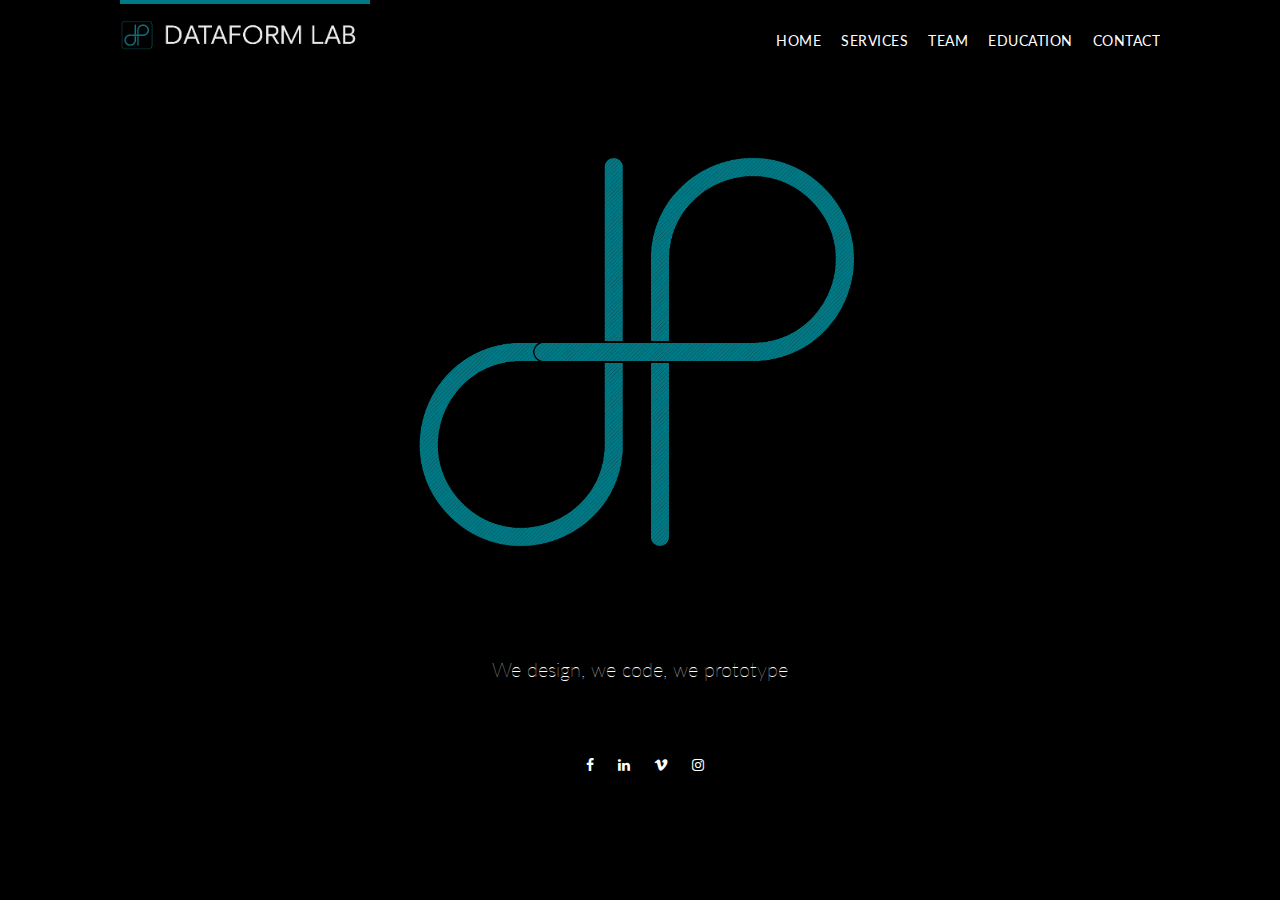
<file: index.html>
<!DOCTYPE html>
<html lang ="en">
  <head>
    <!--
        (             )        (                        (           )
      )\ )    )  ( /(    )   )\ )       (       )     )\    )  ( /(
     (()/( ( /(  )\())( /(  (()/(   (   )(     (     ((_)( /(  )\())
      ((_)))(_))(_))/ )(_))  /(_))  )\ (()\    )\  '  _  )(_))((_)\
      _| |((_)_ | |_ ((_)_  (_) _| ((_) ((_) _((_))  | |((_)_ | |(_)
    / _` |/ _` ||  _|/ _` |  |  _|/ _ \| '_|| '  \() | |/ _` || '_ \
    \__,_|\__,_| \__|\__,_|  |_|  \___/|_|  |_|_|_|  |_|\__,_||_.__/-->
    <meta charset="utf-8">
    <title> DataForm Lab</title>
    <link rel="stylesheet" href="assets/styleSheets/main.css">
    <link rel="stylesheet" href="https://fonts.googleapis.com/css?family=Lato:100,300,400">
    <link rel="stylesheet" href="https://cdnjs.cloudflare.com/ajax/libs/font-awesome/4.7.0/css/font-awesome.min.css">

    <script type="text/javascript" src="d3.v3.min.js"></script>

  </head>
  <!-- Begin Body-->
  <body>

    <header class="primary-header container group">
      <!--<div class="image">
        <a href="index.html"><img src="assets\images\iso-01.PNG" style="width:160px;height:120px;">
      </div>-->
      <h1 class="logo">
        <a href="index.html"><img src="assets/images/600x600_black-01-01-01.png" style="width:250px;height:30px;"></a>

      </h1>
      <h3 class="tagline"></h3>
      <!-- Pages Navigation Menu-->
      <nav class="nav primary-nav">
        <ul>
          <li><a href="index.html">Home</a></li><!--
          --><li><a href="services.html">Services</a></li><!--
          --><li><a href="team.html">Team</a></li><!--
          --><li><a href="education.html">Education</a></li><!--
          --><li><a href="contact.html">Contact</a></li>
        </ul>
      </nav>
    </header>
    <center>
      <div id="cf">
        <img class="bottom" src="assets/images/homePageR-01.png" style="width:500px;height:500px;" />
        <img class="top" src="assets/images/homePage_1-01.png" style="width:500px;height:500px;" />
      </div>
    </center>
    <section class="hero container">
      <h2></h2>
      <br>

      
    <p>We design, we code, we prototype</p>
    <!--FOOTER-->
    <footer class="primary-footer">
      <!-- Pages Navigation Menu-->
      <nav class="nav">
      <!-- Social Icons -->
      <center>
        <ul>
  				<li><a href="http://www.facebook.com/dataformlab.london"><i class="fa fa-facebook"></i></a></li>
  				<li><a href="http://www.linkedin.com/in/dataformlab"><i class="fa fa-linkedin"></i></a></li>
  				<li><a href="https://vimeo.com/dataformlab"><i class="fa fa-vimeo"></i></a></li>
  				<li><a href="http://www.instagram.com/dataformlab/"><i class="fa fa-instagram"></i></a></li>
  			</ul>
      </center>
      </nav>
    </footer>

    <!--<script src="circles.js"></script>-->

  </body>
</html>
</file>
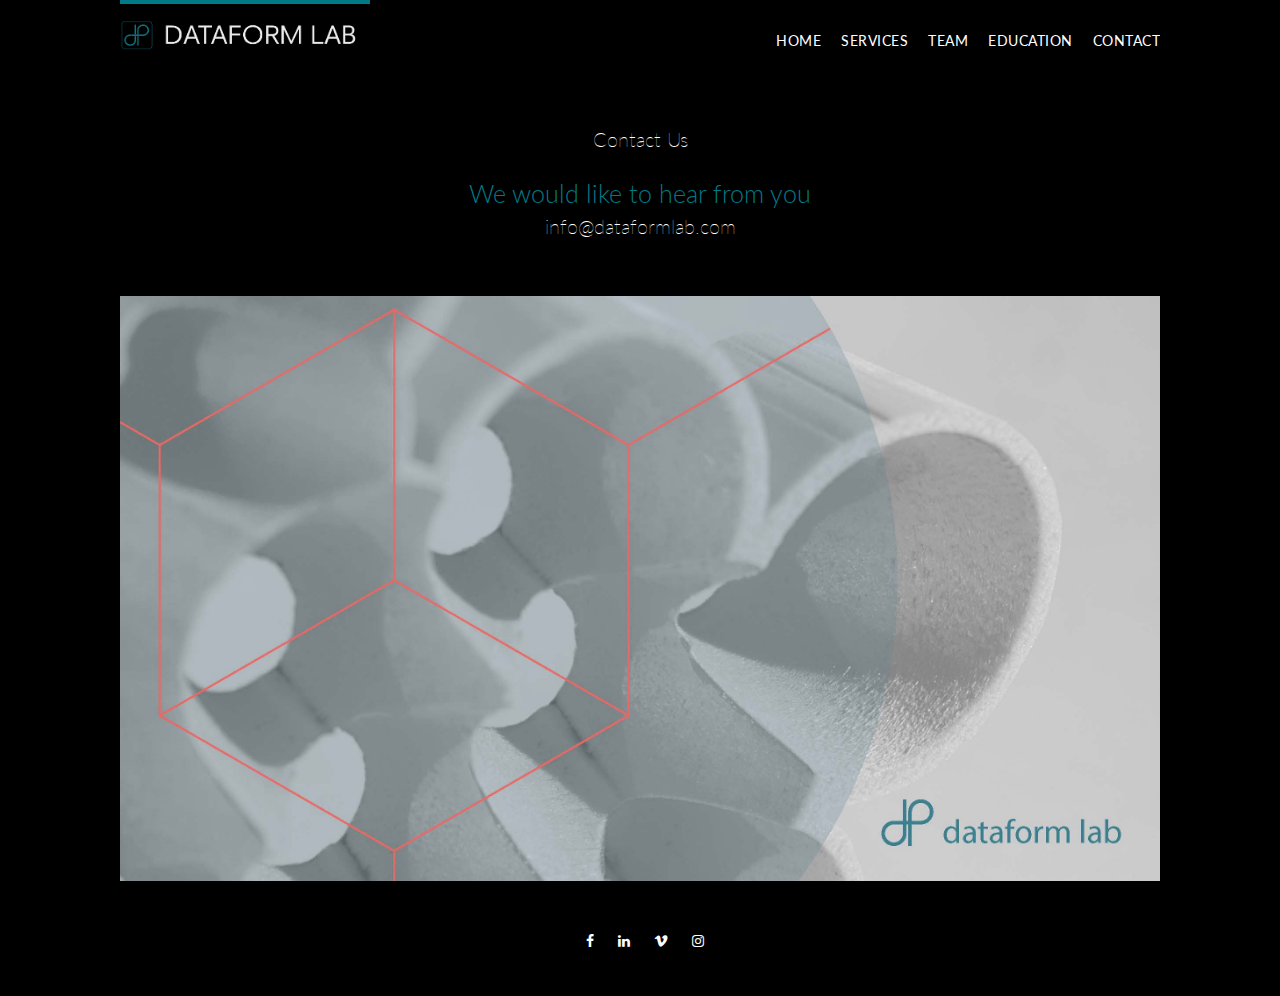
<file: contact.html>
<!DOCTYPE html>
<html lang ="en">
  <head>
    <!--
        (             )        (                        (           )
      )\ )    )  ( /(    )   )\ )       (       )     )\    )  ( /(
     (()/( ( /(  )\())( /(  (()/(   (   )(     (     ((_)( /(  )\())
      ((_)))(_))(_))/ )(_))  /(_))  )\ (()\    )\  '  _  )(_))((_)\
      _| |((_)_ | |_ ((_)_  (_) _| ((_) ((_) _((_))  | |((_)_ | |(_)
    / _` |/ _` ||  _|/ _` |  |  _|/ _ \| '_|| '  \() | |/ _` || '_ \
    \__,_|\__,_| \__|\__,_|  |_|  \___/|_|  |_|_|_|  |_|\__,_||_.__/-->
    <meta charset="utf-8">
    <title> DataForm Lab</title>
    <link rel="stylesheet" href="assets/styleSheets/main.css">
    <link rel="stylesheet" href="https://fonts.googleapis.com/css?family=Lato:100,300,400">
    <link rel="stylesheet" href="https://cdnjs.cloudflare.com/ajax/libs/font-awesome/4.7.0/css/font-awesome.min.css">
  </head>
  <!-- Begin Body-->
  <body>
    <header class="primary-header container group">
      <!--<div class="image">
        <a href="index.html"><img src="assets\images\iso-01.PNG" style="width:160px;height:120px;">
      </div>-->
      <h1 class="logo">
        <a href="index.html"><img src="assets/images/600x600_black-01-01-01.png" style="width:250px;height:30px;"></a>
      </h1>
      <h3 class="tagline"></h3>
      <!-- Pages Navigation Menu-->
      <nav class="nav primary-nav">
        <ul>
          <li><a href="index.html">Home</a></li><!--
          --><li><a href="services.html">Services</a></li><!--
          --><li><a href="team.html">Team</a></li><!--
          --><li><a href="education.html">Education</a></li><!--
          --><li><a href="contact.html">Contact</a></li>
        </ul>
      </nav>
    </header>
    <section class="hero container">
      <p>Contact Us</p>
      <h2>We would like to hear from you</h2>
      <a href="mailto:info@dataformlab.com?Subject=Info%20Request" target="_top"><p>info@dataformlab.com</p></a>
    </section>
    <div>
      <center>
        <img src="assets/images/Dezeen_TitlePage.jpg" style="width:1040px;height:656;">
      </center>
    </div>

    <!--FOOTER-->
    <footer class="primary-footer">
      <!-- Pages Navigation Menu-->
      <!-- Pages Navigation Menu-->
      <nav class="nav">
      <!-- Social Icons -->
      <center>
        <ul>
  				<li><a href="http://www.facebook.com/dataformlab.london"><i class="fa fa-facebook"></i></a></li>
  				<li><a href="http://www.linkedin.com/in/dataformlab"><i class="fa fa-linkedin"></i></a></li>
  				<li><a href="https://vimeo.com/dataformlab"><i class="fa fa-vimeo"></i></a></li>
  				<li><a href="http://www.instagram.com/dataformlab/"><i class="fa fa-instagram"></i></a></li>
  			</ul>
      </center>
      </nav>
    </footer>
  </body>
</html>
</file>
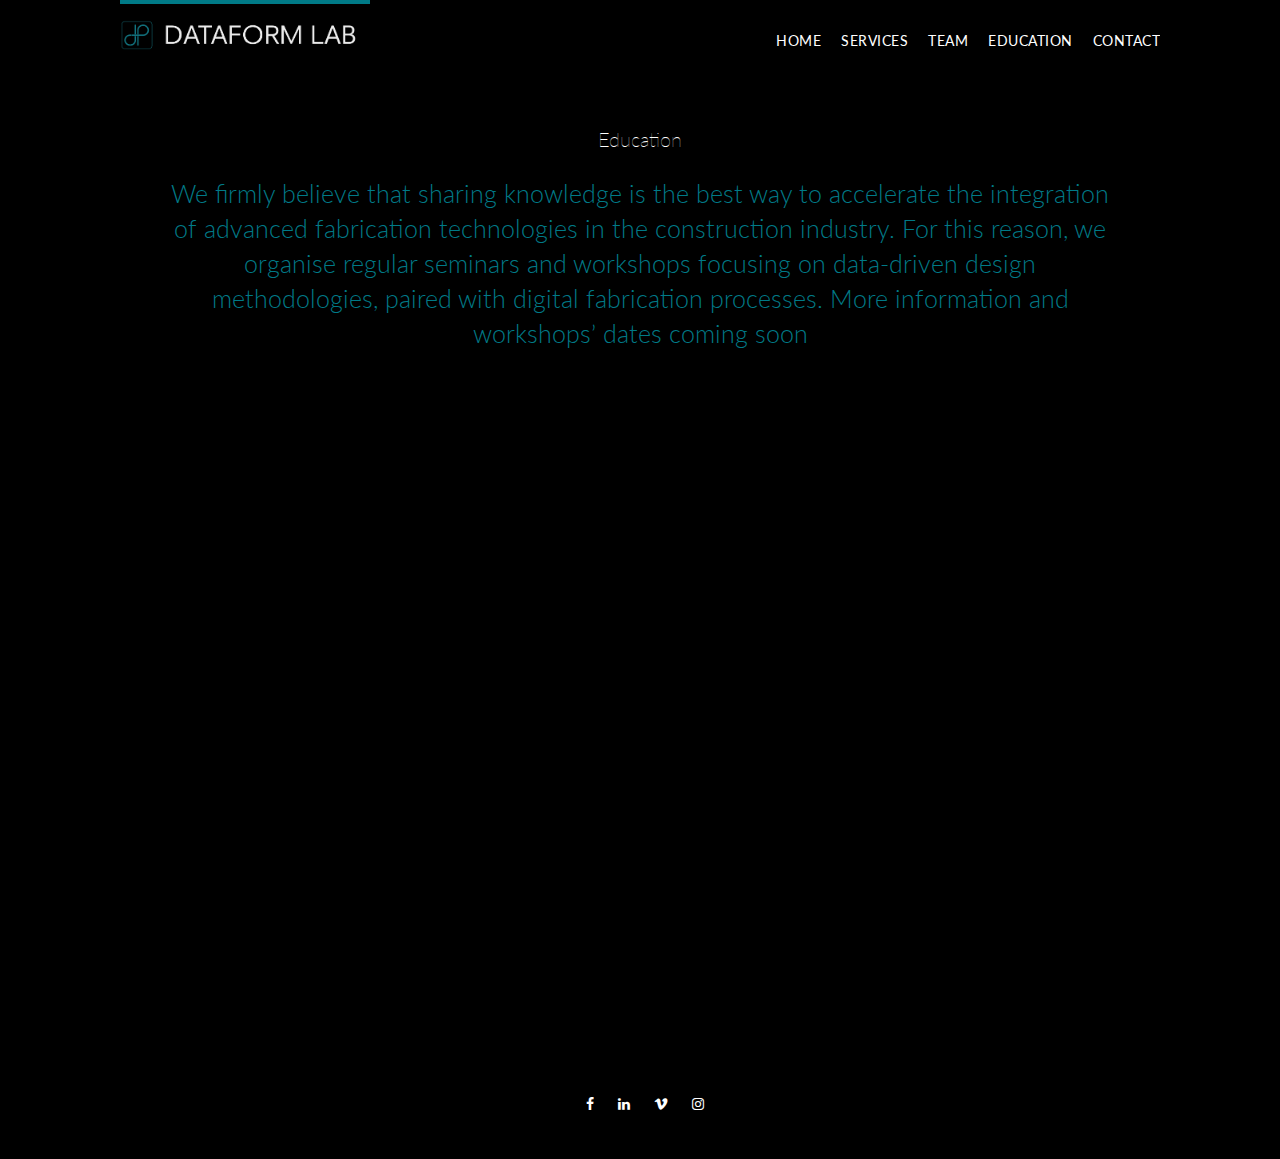
<file: education.html>
<!DOCTYPE html>
<html lang ="en">
  <head>
    <!--
        (             )        (                        (           )
      )\ )    )  ( /(    )   )\ )       (       )     )\    )  ( /(
     (()/( ( /(  )\())( /(  (()/(   (   )(     (     ((_)( /(  )\())
      ((_)))(_))(_))/ )(_))  /(_))  )\ (()\    )\  '  _  )(_))((_)\
      _| |((_)_ | |_ ((_)_  (_) _| ((_) ((_) _((_))  | |((_)_ | |(_)
    / _` |/ _` ||  _|/ _` |  |  _|/ _ \| '_|| '  \() | |/ _` || '_ \
    \__,_|\__,_| \__|\__,_|  |_|  \___/|_|  |_|_|_|  |_|\__,_||_.__/-->
    <meta charset="utf-8">
    <title> DataForm Lab</title>
    <link rel="stylesheet" href="assets/styleSheets/main.css">
    <link rel="stylesheet" href="https://fonts.googleapis.com/css?family=Lato:100,300,400">
    <link rel="stylesheet" href="https://cdnjs.cloudflare.com/ajax/libs/font-awesome/4.7.0/css/font-awesome.min.css">
  </head>
  <!-- Begin Body-->
  <body>
    <header class="primary-header container group">
      <h1 class="logo">
        <a href="index.html"><img src="assets/images/600x600_black-01-01-01.png" style="width:250px;height:30px;"></a>
      </h1>
      <h3 class="tagline"></h3>
      <!-- Pages Navigation Menu-->
      <nav class="nav primary-nav">
        <ul>
          <li><a href="index.html">Home</a></li><!--
          --><li><a href="services.html">Services</a></li><!--
          --><li><a href="team.html">Team</a></li><!--
          --><li><a href="education.html">Education</a></li><!--
          --><li><a href="contact.html">Contact</a></li>
        </ul>
      </nav>
    </header>
    <section class="hero container">
      <h2></h2>
      <p>Education</p>
      <h2>We firmly believe that sharing knowledge is the best way to accelerate the integration of
      advanced fabrication technologies in the construction industry. For this reason, we organise
      regular seminars and workshops focusing on data-driven design methodologies, paired with
      digital fabrication processes.
      More information and workshops’ dates coming soon</h2>
    </section>
    <header class="primary-header container group">
      <center>
        <iframe src="https://player.vimeo.com/video/314332898" width="1080" height="660" frameborder="0" webkitallowfullscreen mozallowfullscreen allowfullscreen></iframe>

      </center>
    </header>
    <!--FOOTER-->
    <footer class="primary-footer">
      <!-- Pages Navigation Menu-->
      <nav class="nav">
      <!-- Social Icons -->
      <center>
        <ul>
  				<li><a href="http://www.facebook.com/dataformlab.london"><i class="fa fa-facebook"></i></a></li>
  				<li><a href="http://www.linkedin.com/in/dataformlab"><i class="fa fa-linkedin"></i></a></li>
  				<li><a href="https://vimeo.com/dataformlab"><i class="fa fa-vimeo"></i></a></li>
  				<li><a href="http://www.instagram.com/dataformlab/"><i class="fa fa-instagram"></i></a></li>
  			</ul>
      </center>
      </nav>
    </footer>
  </body>
</html>
</file>
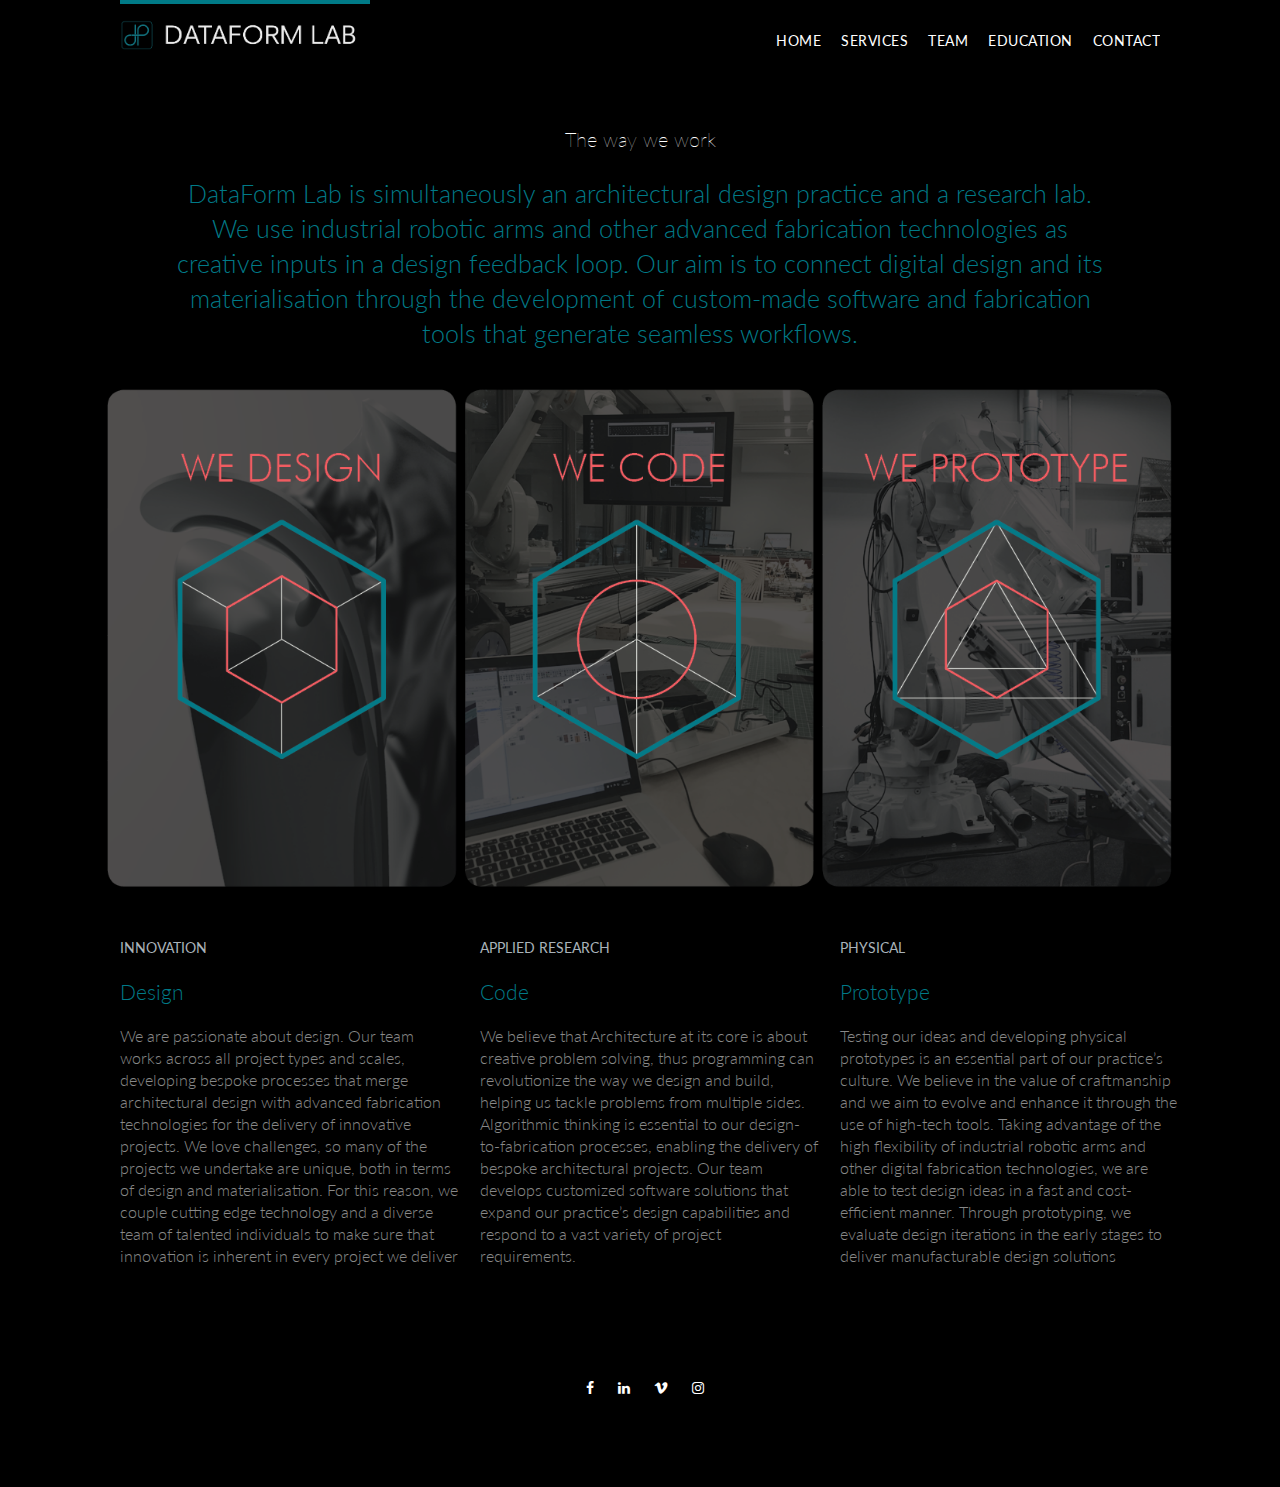
<file: services.html>
<!DOCTYPE html>
<html lang ="en">
  <head>
    <!--
        (             )        (                        (           )
      )\ )    )  ( /(    )   )\ )       (       )     )\    )  ( /(
     (()/( ( /(  )\())( /(  (()/(   (   )(     (     ((_)( /(  )\())
      ((_)))(_))(_))/ )(_))  /(_))  )\ (()\    )\  '  _  )(_))((_)\
      _| |((_)_ | |_ ((_)_  (_) _| ((_) ((_) _((_))  | |((_)_ | |(_)
    / _` |/ _` ||  _|/ _` |  |  _|/ _ \| '_|| '  \() | |/ _` || '_ \
    \__,_|\__,_| \__|\__,_|  |_|  \___/|_|  |_|_|_|  |_|\__,_||_.__/-->
    <meta charset="utf-8">
    <title> DataForm Lab</title>
    <link rel="stylesheet" href="assets/styleSheets/main.css">
    <link rel="stylesheet" href="https://fonts.googleapis.com/css?family=Lato:100,300,400">
    <link rel="stylesheet" href="https://cdnjs.cloudflare.com/ajax/libs/font-awesome/4.7.0/css/font-awesome.min.css">
  </head>
  <!-- Begin Body-->
  <body>
    <header class="primary-header container group">
      <h1 class="logo">
        <a href="index.html"><img src="assets/images/600x600_black-01-01-01.png" style="width:250px;height:30px;"></a>
      </h1>
      <h3 class="tagline"></h3>
      <!-- Pages Navigation Menu-->
      <nav class="nav primary-nav">
        <ul>
          <li><a href="index.html">Home</a></li><!--
          --><li><a href="services.html">Services</a></li><!--
          --><li><a href="team.html">Team</a></li><!--
          --><li><a href="education.html">Education</a></li><!--
          --><li><a href="contact.html">Contact</a></li>
        </ul>
      </nav>
    </header>
    <section class="hero container">
      <p>The way we work</p>
      <h2>DataForm Lab is simultaneously an architectural design practice and a research lab. We use
      industrial robotic arms and other advanced fabrication technologies as creative inputs in a
      design feedback loop. Our aim is to connect digital design and its materialisation through the
      development of custom-made software and fabrication tools that generate seamless
      workflows.</h2>
    </section>
      <center>
        <img src="assets/images/190118_Dezeen_049.png" style="width:1080px;height:656;">
      </center>
    <section class="row">
      <div class="grid">
        <section id="city">
          <div class="col-1-4">
    <section class="row">
      <div class="grid">
        <!--Dashboards-->
        <section class="teaser col-1-3">
          <h5>Innovation</h5>
            <h3>Design</h3>
            <p>We are passionate about design. Our team works across all project types
              and scales, developing bespoke processes that merge architectural design with advanced
              fabrication technologies for the delivery of innovative projects. We love challenges, so many
              of the projects we undertake are unique, both in terms of design and materialisation. For this
              reason, we couple cutting edge technology and a diverse team of talented individuals to
              make sure that innovation is inherent in every project we deliver</p>
        </section><!--
        --><section class="teaser col-1-3">
        <h5>Applied Research</h5>
            <h3>Code</h3>
          <p>We believe that Architecture at its core is about creative problem solving,
            thus programming can revolutionize the way we design and build, helping us tackle
            problems from multiple sides. Algorithmic thinking is essential to our design-to-fabrication
            processes, enabling the delivery of bespoke architectural projects. Our team develops
            customized software solutions that expand our practice’s design capabilities and respond to
            a vast variety of project requirements.</p>
        </section><!--
        --><section class="teaser col-1-3">
        <h5>Physical</h5>
            <h3>Prototype</h3>
          <p>Testing our ideas and developing physical prototypes is an essential part of our practice’s
            culture. We believe in the value of craftmanship and we aim to evolve and
            enhance it through the use of high-tech tools. Taking advantage of the high flexibility of
            industrial robotic arms and other digital fabrication technologies, we are able to test design
            ideas in a fast and cost-efficient manner. Through prototyping, we evaluate design iterations
            in the early stages to deliver manufacturable design solutions</p>
        </section>
      </div>
    </section>

    <!--FOOTER-->
    <footer class="primary-footer">
      <!-- Pages Navigation Menu-->
      <!-- Pages Navigation Menu-->
      <nav class="nav">
      <!-- Social Icons -->
      <center>
        <ul>
  				<li><a href="http://www.facebook.com/dataformlab.london"><i class="fa fa-facebook"></i></a></li>
  				<li><a href="http://www.linkedin.com/in/dataformlab"><i class="fa fa-linkedin"></i></a></li>
  				<li><a href="https://vimeo.com/dataformlab"><i class="fa fa-vimeo"></i></a></li>
  				<li><a href="http://www.instagram.com/dataformlab/"><i class="fa fa-instagram"></i></a></li>
  			</ul>
      </center>
      </nav>
    </footer>
  </body>
</html>
</file>
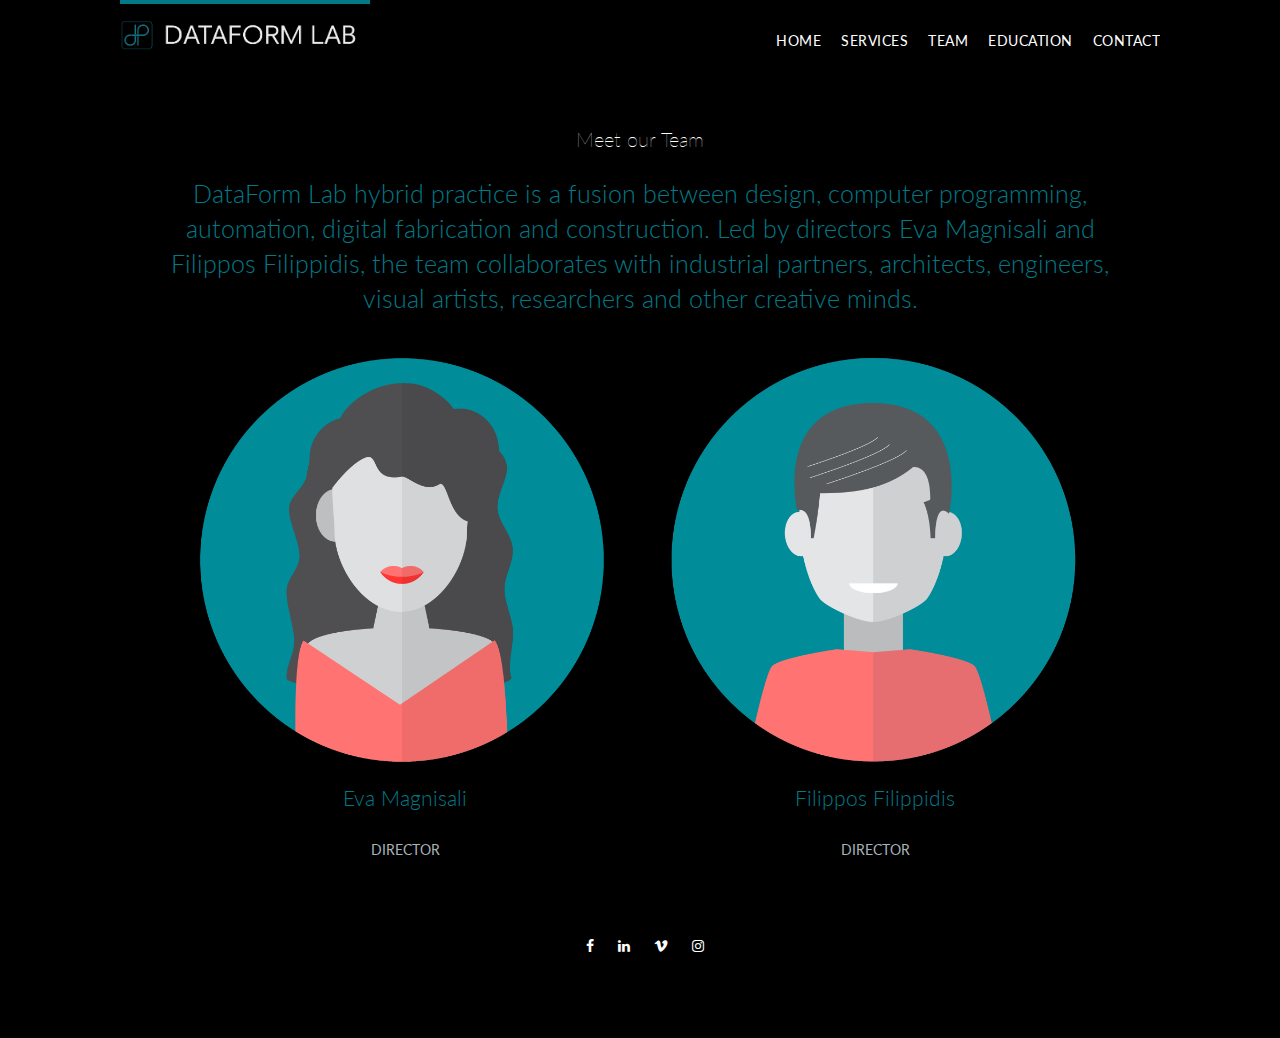
<file: team.html>
<!DOCTYPE html>
<html lang ="en">
  <head>
    <!--
        (             )        (                        (           )
      )\ )    )  ( /(    )   )\ )       (       )     )\    )  ( /(
     (()/( ( /(  )\())( /(  (()/(   (   )(     (     ((_)( /(  )\())
      ((_)))(_))(_))/ )(_))  /(_))  )\ (()\    )\  '  _  )(_))((_)\
      _| |((_)_ | |_ ((_)_  (_) _| ((_) ((_) _((_))  | |((_)_ | |(_)
    / _` |/ _` ||  _|/ _` |  |  _|/ _ \| '_|| '  \() | |/ _` || '_ \
    \__,_|\__,_| \__|\__,_|  |_|  \___/|_|  |_|_|_|  |_|\__,_||_.__/-->
    <meta charset="utf-8">
    <title> DataForm Lab</title>
    <link rel="stylesheet" href="assets/styleSheets/main.css">
    <link rel="stylesheet" href="https://fonts.googleapis.com/css?family=Lato:100,300,400">
    <link rel="stylesheet" href="https://cdnjs.cloudflare.com/ajax/libs/font-awesome/4.7.0/css/font-awesome.min.css">
  </head>
  <!-- Begin Body-->
  <body>
    <header class="primary-header container group">
      <!--<div class="image">
        <a href="index.html"><img src="assets\images\iso-01.PNG" style="width:160px;height:120px;">
      </div>-->
      <h1 class="logo">
        <a href="index.html"><img src="assets/images/600x600_black-01-01-01.png" style="width:250px;height:30px;"></a>
      </h1>
      <h3 class="tagline"></h3>
      <!-- Pages Navigation Menu-->
      <nav class="nav primary-nav">
        <ul>
          <li><a href="index.html">Home</a></li><!--
          --><li><a href="services.html">Services</a></li><!--
          --><li><a href="team.html">Team</a></li><!--
          --><li><a href="education.html">Education</a></li><!--
          --><li><a href="contact.html">Contact</a></li>
        </ul>
      </nav>
    </header>
    <section class="hero container">
      <h2></h2>
      <p>Meet our Team</p>
      <h2>DataForm Lab hybrid practice is a fusion between design, computer programming,
      automation, digital fabrication and construction. Led by directors Eva Magnisali and Filippos
      Filippidis, the team collaborates with industrial partners, architects, engineers, visual artists,
      researchers and other creative minds.</h2>
      <br>
      <center>
        <img src="assets/images/avatars.png" style="width:900px;height:500;">
      </center>
      <div class="rowTeam">
        <div class="columnTeam">
          <h3>Eva Magnisali</h3>
            <h5>Director</h5>
            <center>

            </center>
          </div>
        <div class="columnTeam">
          <h3>Filippos Filippidis</h3>
          <h5>Director</h5>
          <center>

          </center>
          </div>
      </div>
    <!--FOOTER-->
    <footer class="primary-footer">
      <!-- Pages Navigation Menu-->
      <nav class="nav">
      <!-- Social Icons-->
      <center>
        <ul>
          <li><a href="http://www.facebook.com/dataformlab.london"><i class="fa fa-facebook"></i></a></li>
          <li><a href="http://www.linkedin.com/in/dataformlab"><i class="fa fa-linkedin"></i></a></li>
          <li><a href="https://vimeo.com/dataformlab"><i class="fa fa-vimeo"></i></a></li>
          <li><a href="http://www.instagram.com/dataformlab/"><i class="fa fa-instagram"></i></a></li>
        </ul>
      </center>
      </nav>
    </footer>
  </body>
</html>
</file>
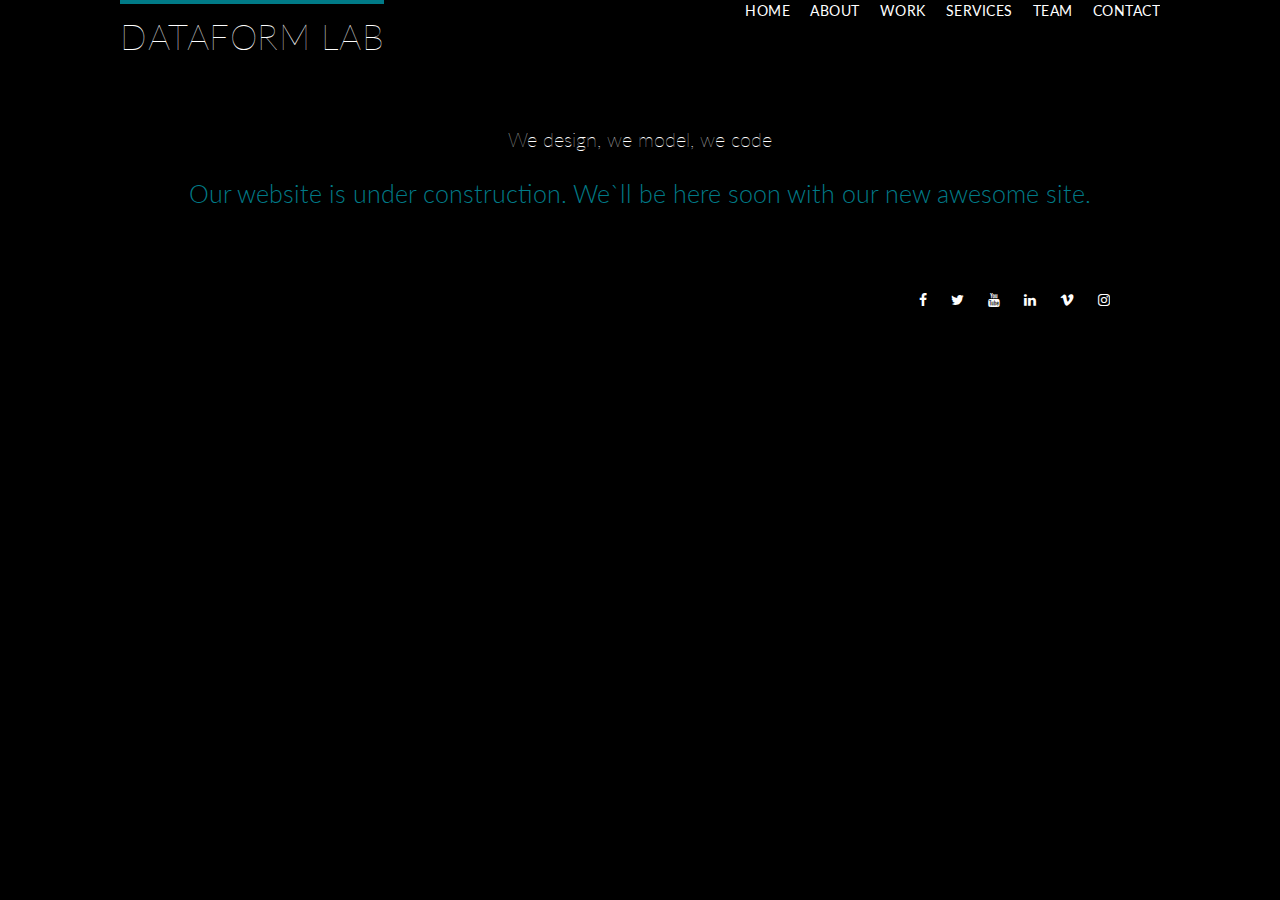
<file: work.html>
<!DOCTYPE html>
<html lang ="en">
  <head>
    <!--
        (             )        (                        (           )
      )\ )    )  ( /(    )   )\ )       (       )     )\    )  ( /(
     (()/( ( /(  )\())( /(  (()/(   (   )(     (     ((_)( /(  )\())
      ((_)))(_))(_))/ )(_))  /(_))  )\ (()\    )\  '  _  )(_))((_)\
      _| |((_)_ | |_ ((_)_  (_) _| ((_) ((_) _((_))  | |((_)_ | |(_)
    / _` |/ _` ||  _|/ _` |  |  _|/ _ \| '_|| '  \() | |/ _` || '_ \
    \__,_|\__,_| \__|\__,_|  |_|  \___/|_|  |_|_|_|  |_|\__,_||_.__/-->
    <meta charset="utf-8">
    <title> DataForm Lab</title>
    <link rel="stylesheet" href="assets/styleSheets/main.css">
    <link rel="stylesheet" href="https://fonts.googleapis.com/css?family=Lato:100,300,400">
    <link rel="stylesheet" href="https://cdnjs.cloudflare.com/ajax/libs/font-awesome/4.7.0/css/font-awesome.min.css">
  </head>
  <!-- Begin Body-->
  <body>
    <header class="primary-header container group">
      <!--<div class="image">
        <a href="index.html"><img src="assets\images\iso-01.PNG" style="width:160px;height:120px;">
      </div>-->
      <h1 class="logo">
        <a href="index.html">DataForm Lab</a>
      </h1>
      <!-- Pages Navigation Menu-->
      <nav class="nav primary-nav">
        <ul>
          <li><a href="index.html">Home</a></li><!--
          --><li><a href="dashboards.html">About</a></li><!--
          --><li><a href="application.html">Work</a></li><!--
          --><li><a href="documentation.html">Services</a></li><!--
          --><li><a href="contributors.html">Team</a></li><!--
          --><li><a href="contact.html">Contact</a></li>
        </ul>
      </nav>
    </header>
    <section class="hero container">
      <h2></h2>
      <p>We design, we model, we code</p>
      <h2>Our website is under construction. We`ll be here soon with our new awesome site.</h2>
      <br>
    <!--FOOTER-->
    <footer class="primary-footer">
      <!-- Pages Navigation Menu-->
      <nav class="nav">
      <!-- Social Icons -->
        <ul>
  				<li><a href="#"><i class="fa fa-facebook"></i></a></li>
  				<li><a href="#"><i class="fa fa-twitter"></i></a></li>
  				<li><a href="#"><i class="fa fa-youtube"></i></a></li>
  				<li><a href="#"><i class="fa fa-linkedin"></i></a></li>
  				<li><a href="#"><i class="fa fa-vimeo"></i></a></li>
  				<li><a href="#"><i class="fa fa-instagram"></i></a></li>
  			</ul>
      </nav>
    </footer>
  </body>
</html>
</file>
<file: assets/styleSheets/main.css>
/* http://meyerweb.com/eric/tools/css/reset/
   v2.0 | 20110126
   License: none (public domain)
*/

html, body, div, span, applet, object, iframe,
h1, h2, h3, h4, h5, h6, p, blockquote, pre,
a, abbr, acronym, address, big, cite, code,
del, dfn, em, img, ins, kbd, q, s, samp,
small, strike, strong, sub, sup, tt, var,
b, u, i, center,
dl, dt, dd, ol, ul, li,
fieldset, form, label, legend,
table, caption, tbody, tfoot, thead, tr, th, td,
article, aside, canvas, details, embed,
figure, figcaption, footer, header, hgroup,
menu, nav, output, ruby, section, summary,
time, mark, audio, video {
  margin: 0;
  padding: 0;
  border: 0;
  font-size: 100%;
  font: inherit;
  vertical-align: baseline;
}
/* HTML5 display-role reset for older browsers */
article, aside, details, figcaption, figure,
footer, header, hgroup, menu, nav, section {
  display: block;
}
body {
  line-height: 1;
}
ol, ul {
  list-style: none;
}
blockquote, q {
  quotes: none;
}
blockquote:before, blockquote:after,
q:before, q:after {
  content: '';
  content: none;
}
table {
  border-collapse: collapse;
  border-spacing: 0;
}

/*
  ========================================
  Custom styles
  ========================================
*/

body {
  background: #000000;
  color: #888;
  font: 300 16px/22px "Lato", "Open Sans", "Helvetica Neue", Helvetica, Arial, sans-serif;
}

/*
  ========================================
  Grid
  ========================================
*/

*,
*:before,
*:after {
  -webkit-box-sizing: border-box;
     -moz-box-sizing: border-box;
          box-sizing: border-box;
}
.container,
.grid {
  margin: 0 auto;
  width: 1100px;
}
.container {
  padding-left: 30px;
  padding-right: 30px;
}
.grid,
.col-1-3,
.col-2-3 {
  padding-left: 10px;
  padding-right: 10px;
}
.col-1-3,
.col-2-3  {
  display: inline-block;
  vertical-align: top;
}
.col-1-3 {
  width: 33.33%;
}
.col-2-3 {
  width: 66.66%;
}

/*
  ========================================
  Clearfix
  ========================================
*/

.group:before,
.group:after {
  content: "";
  display: table;
}
.group:after {
  clear: both;
}
.group {
  clear: both;
  *zoom: 1;
}

/*
  ========================================
  Rows
  ========================================
*/
.row,
.row-alt{
  min-width:960px;
}
.row {
  background: #000000;
  min-width: 960px;
  padding: 20px 0 44px 0;
}
.row-alt{
  background: #cbe2c1;
  background: -webkit-linear-gradient(to right, #F9F9F9, #E1E1E1);
  background:    -moz-linear-gradient(to right, #F9F9F9, #E1E1E1);
  background:         linear-gradient(to right, #F9F9F9, #E1E1E1);
  padding: 44px 0 22px 0;

}

/*
  ========================================
  Team
  ========================================
*/

.columnTeam {
  float: left;
  width: 50%;
}

/* Clear floats after the columns */
.rowTeam:after {
  content: "";
  display: table;
  clear: both;
}


/*
  ========================================
  Typography
  ========================================
*/

h1, h2, h3, h4 {
  color: #007a87;
}
h1, h3, h4, h5, h6, p {
  margin-bottom: 22px;
}
h1 {
  font-size: 36px;
  line-height: 44px;
}
h2 {
  font-size: 24px;
  line-height: 35px;
}
h3 {
  font-size: 21px;
}
h4 {
  font-size: 18px;
}
h5 {
  color: #a9b2b9;
  font-size: 14px;
  font-weight: 400;
  text-transform: uppercase;
}
h6 {
  color: #a9b2b9;
  font-size: 14px;
  font-weight: 400;

}
strong {
  font-weight: 400;
}
cite,
em {
  font-style: italic;
}

ul {
    list-style-type: disc;
    margin: 0;
    padding: 0;
    overflow: hidden;

}
/*
  ========================================
  Leads
  ========================================
*/

.lead {
  text-align:center;
}
.lead p {
  font-size: 21px;
  line-height: 33px;
}
/*
  ========================================
  Links
  ========================================
*/
a {
  color: #fff;
  /*color: #648880;*/
  text-decoration: none;
}
a:hover {
  color: #007a87;
  /*f15c61*/
  /*007a87*/
}
p a {
  border-bottom: 1px solid #dfe2e5;
}
.primary-header a,
.primary-footer a {
  color: #fff;
}
.primary-header a:hover,
.primary-footer a:hover {
  color: #007a87;
}
}

/*
  ========================================
  Buttons
  ========================================
*/

.btn {
  border-radius: 5px;
  color: #fff;
  cursor: pointer;
  display: inline-block;
  font-weight: 400;
  margin: 0;
  text-transform: uppercase;
}
.btn-alt {
  border: 1px solid #fff;
  padding: 10px 30px;
}
.btn-alt: hover {
  background: #fff;
  color: #648880;
}
.btn-default {
  border: 0;
  background: #648880;
  padding: 11px 30px;
  font-size: 14px;
}
.btn-default:hover {
  background: #77a198;
}

/*
  ========================================
  Primary header
  ========================================
*/

.logo {
  border-top: 4px solid #007a87;
  float: left;
  font-size: 35px;
  font-weight: 100;
  letter-spacing: .5px;
  line-height: 44px;
  padding: 10px 0 22px 0;
  text-transform: uppercase;
}
.tagline {
  margin: 30px 0 22px 0;
  text-align: right;
}
.primary-nav {
  font-size: 14px;
  font-weight: 400;
  letter-spacing: .5px;
  text-transform: uppercase;
}
.image {

  position: absolute;
  left: 130px;
}

/*
  ========================================
  Primary footer
  ========================================
*/

.primary-footer {
  color: #648880;
  font-size: 14px;
  padding-bottom: 44px;
  padding-top: 44px;
}
.primary-footer small {
  float: left;
  font-weight: 400;
}

/*
  ========================================
  Navigation
  ========================================
*/

.nav {
  text-align: right;

}
.nav li{
  display: inline-block;
  margin: 0 10px;
  vertical-align: top;
}
.nav li:last-child {
  margin-right:0;
}

/*
  ========================================
  Home
  ========================================
*/

.hero {
  color: #fff;
  line-height: 30px;
  padding: 22px 80px 33px 80px;
  text-align: center;
}
.hero h2 {
  font-size: 25px;
}
.hero p {
  font-size: 20px;
  font-weight: 100;
}
.teaser a:hover h3 {
  color: #a9b2b9;
}

.teaser img {
  border-radius: 5px;
  display: block;
  margin-bottom: 22px;
  max-width:100%;
}

/*
  ========================================
  Dashboard Images
  ========================================
*/

.img_row:after {
    content: "";
    display: table;
    clear: both;
}

/* Create two equal columns that sits next to each other */
.img_column {
  float: left;
  width: 25%;
  padding: 10px;
}

.img_column img {
  margin-top: 12px;
}
/*
  ========================================
  Register
  ========================================
*/

.why-attend{
  list-style: square;
  margin: 0 022px 30px;
}
form {
  margin-bottom: 22px;
}
input,
select,
textarea {
  font: 300 16px/22px "Lato", "Open Sans", "Helvetica Neue", Helvetica, Arial, sans-serif;
}
.register-group label {
  color: #648880;
  cursor: pointer;
  font-weight: 400;
}
.register-group input,
.register-group select,
.register-group textarea {
  border: 1px solid #c6c9cc;
  border-radius: 5px;
  color: #888;
  display: block;
  margin: 5px 0 27px 0;
  padding: 5px 8px;
}
.register-group input,
.register-group textarea {
  width: 100%;
}
.register-group select {
  height: 34px;
  width: 60px;
}
.register-group textarea {
  height: 78px;
}
/*
  ========================================
  Company Logos
  ========================================
*/
.company-logo {
  margin-top: 35px;
  padding: 22px 0;
  text-align: right;
}
/*
  ========================================
  Help
  ========================================
*/
.help-page {
  margin-top: -85px;
  padding: 0px 0;
  text-align: right;
}

/*
  ========================================
  D3
  ========================================
*/

rect {
  fill: none;
  pointer-events: all;
}

circle {
  fill: none;
  stroke-width: 2.5px;
}

/*
  ========================================
  Image Hover
  ========================================
*/

#cf {
  position:relative;
  height:500px;
  width:500px;
  margin:0 auto;
}

#cf img {
  position:absolute;
  left:0;
  -webkit-transition: opacity 0.5s ease-in-out;
  -moz-transition: opacity 0.5s ease-in-out;
  -o-transition: opacity 0.5s ease-in-out;
  transition: opacity 0.5s ease-in-out;
}

#cf img.top:hover {
  opacity:0;
}
</file>
